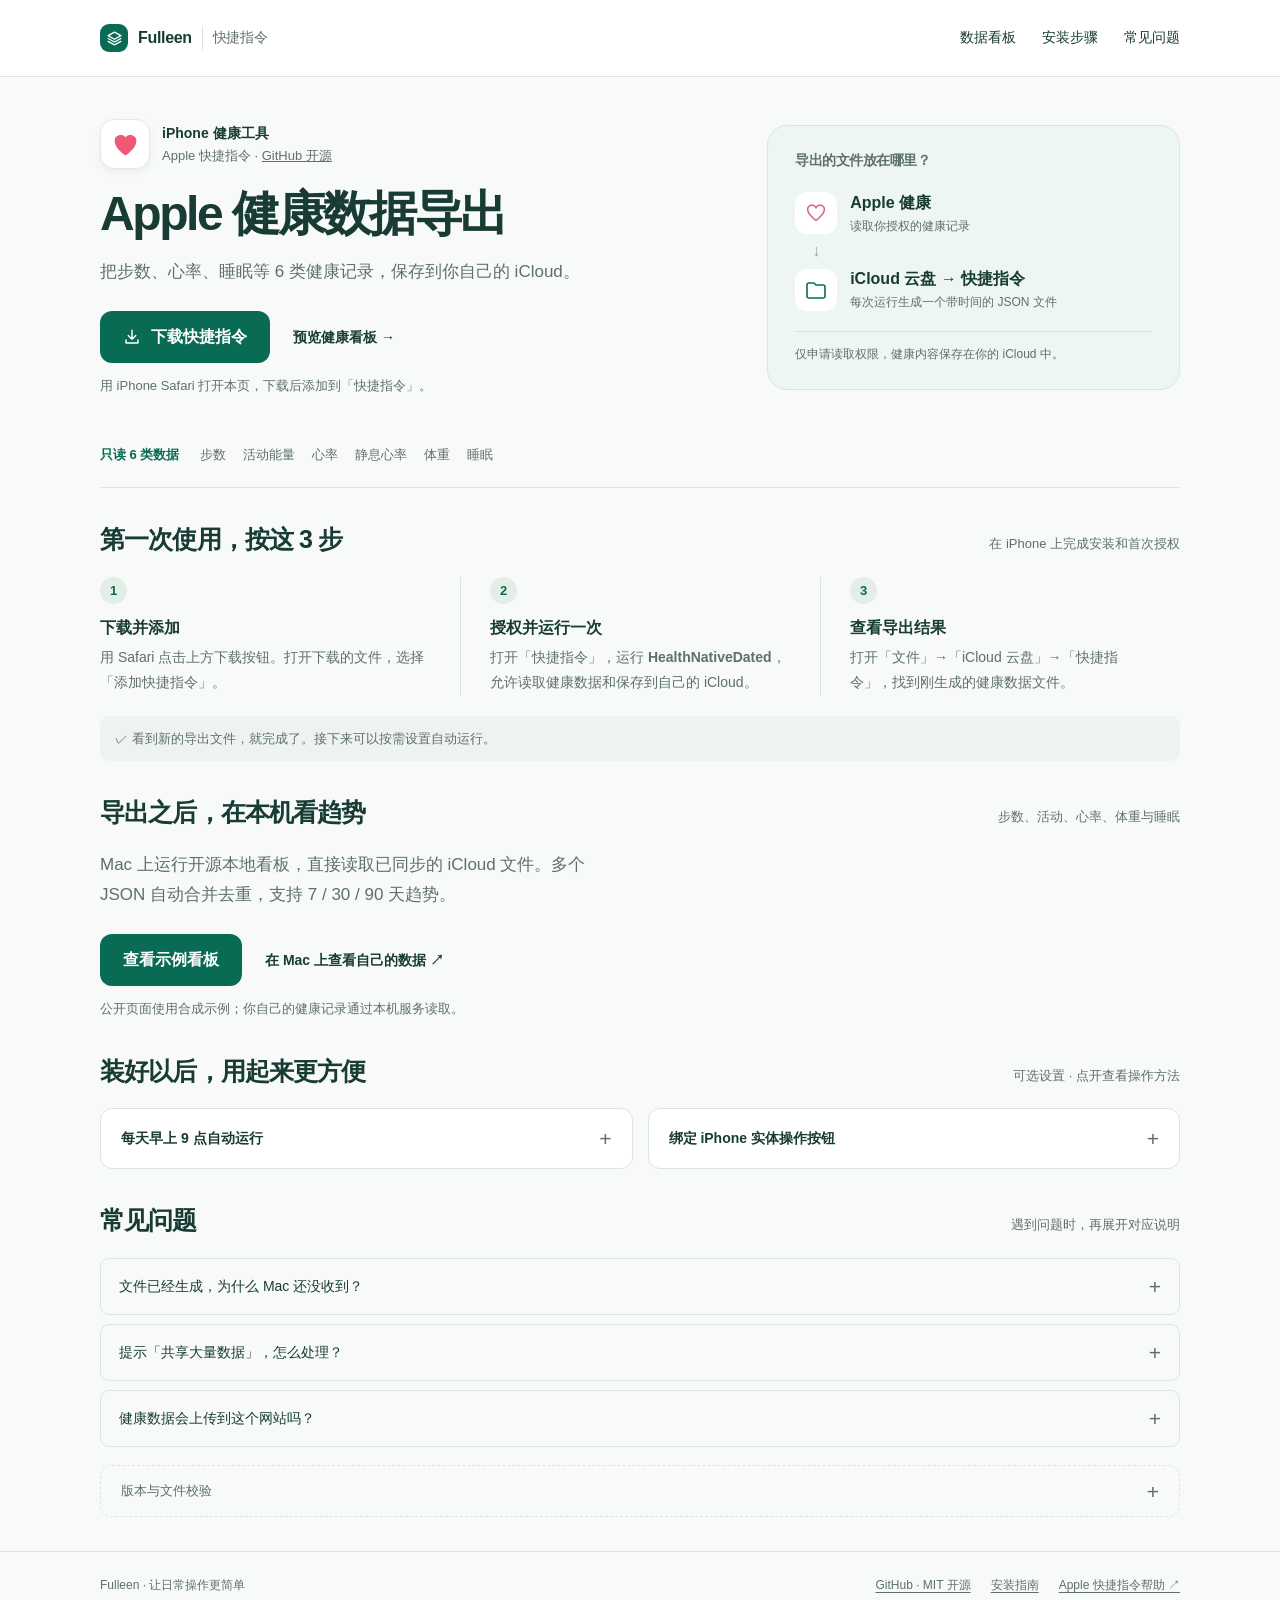
<file: web/index.html>
<!doctype html>
<html lang="zh-CN">
<head>
<meta charset="utf-8">
<meta name="viewport" content="width=device-width,initial-scale=1">
<meta name="description" content="下载 Apple 健康数据导出快捷指令，将六类健康记录保存到自己的 iCloud。附安装、每天自动运行及操作按钮设置。">
<title>Apple 健康数据导出 · Fulleen 快捷指令</title>
<link rel="stylesheet" href="landing.css">
</head>
<body>
<a class="skip" href="#main">跳到主要内容</a>
<header><div class="top wrap">
<a class="brand" href="/" aria-label="Fulleen 快捷指令首页"><span class="brand-icon" aria-hidden="true"><svg width="17" height="17" viewBox="0 0 24 24" fill="none"><path d="m12 3 9 5-9 5-9-5 9-5Zm-9 9 9 5 9-5M3 16l9 5 9-5" stroke="currentColor" stroke-width="1.8" stroke-linecap="round" stroke-linejoin="round"/></svg></span>Fulleen <span class="brand-sub">快捷指令</span></a>
<nav aria-label="页面导航"><a href="dashboard.html">数据看板</a><a href="#install">安装步骤</a><a href="#help">常见问题</a></nav>
</div></header>
<main id="main" class="wrap">
<section class="hero" aria-labelledby="title">
<div>
<div class="app-heading"><span class="app-icon" aria-hidden="true"><svg width="29" height="29" viewBox="0 0 24 24"><path fill="#ef5976" d="M12 21s-9-5.7-9-12a5 5 0 0 1 9-3 5 5 0 0 1 9 3c0 6.3-9 12-9 12Z"/></svg></span><div><strong>iPhone 健康工具</strong><p class="eyebrow">Apple 快捷指令 · <a href="https://github.com/fulln/health-native">GitHub 开源</a></p></div></div>
<h1 id="title">Apple 健康数据导出</h1>
<p class="lead">把步数、心率、睡眠等 6 类健康记录，保存到你自己的 iCloud。</p>
<div class="actions">
<a class="primary" href="/downloads/2026-10-27-50723601/HealthNativeDated.shortcut" download="HealthNativeDated.shortcut"><svg width="18" height="18" viewBox="0 0 24 24" fill="none" aria-hidden="true"><path d="M12 3v12m-5-5 5 5 5-5M4 16v4h16v-4" stroke="currentColor" stroke-width="1.9" stroke-linecap="round" stroke-linejoin="round"/></svg>下载快捷指令</a>
<a class="text-link" href="dashboard.html">预览健康看板 →</a>
</div>
<p class="hint">用 iPhone Safari 打开本页，下载后添加到「快捷指令」。</p>
</div>
<aside class="destination" aria-label="导出文件的保存位置">
<h2>导出的文件放在哪里？</h2>
<div class="flow-row"><div class="flow-icon" aria-hidden="true"><svg width="22" height="22" viewBox="0 0 24 24" fill="none"><path d="M20 5a5 5 0 0 0-8 1 5 5 0 0 0-8-1c-5 6 8 15 8 15s13-9 8-15Z" stroke="#d96b7f" stroke-width="1.7"/></svg></div><div><strong>Apple 健康</strong><small>读取你授权的健康记录</small></div></div>
<div class="arrow" aria-hidden="true">↓</div>
<div class="flow-row"><div class="flow-icon" aria-hidden="true"><svg width="24" height="24" viewBox="0 0 24 24" fill="none"><path d="M3 7a2 2 0 0 1 2-2h5l2 2h7a2 2 0 0 1 2 2v9a2 2 0 0 1-2 2H5a2 2 0 0 1-2-2V7Z" stroke="currentColor" stroke-width="1.6"/></svg></div><div><strong>iCloud 云盘 → 快捷指令</strong><small>每次运行生成一个带时间的 JSON 文件</small></div></div>
<p class="destination-note">仅申请读取权限，健康内容保存在你的 iCloud 中。</p>
</aside>
</section>
<div class="scope" aria-label="可导出的六类健康数据"><span class="scope-label">只读 6 类数据</span><ul><li>步数</li><li>活动能量</li><li>心率</li><li>静息心率</li><li>体重</li><li>睡眠</li></ul></div>
<section id="install" class="section" aria-labelledby="install-title">
<div class="section-heading"><h2 id="install-title">第一次使用，按这 3 步</h2><p>在 iPhone 上完成安装和首次授权</p></div>
<ol class="steps">
<li><span class="step-num" aria-hidden="true">1</span><h3>下载并添加</h3><p>用 Safari 点击上方下载按钮。打开下载的文件，选择「添加快捷指令」。</p></li>
<li><span class="step-num" aria-hidden="true">2</span><h3>授权并运行一次</h3><p>打开「快捷指令」，运行 <b>HealthNativeDated</b>，允许读取健康数据和保存到自己的 iCloud。</p></li>
<li><span class="step-num" aria-hidden="true">3</span><h3>查看导出结果</h3><p>打开「文件」→「iCloud 云盘」→「快捷指令」，找到刚生成的健康数据文件。</p></li>
</ol>
<div class="result-tip">✓ 看到新的导出文件，就完成了。接下来可以按需设置自动运行。</div>
</section>
<section class="section" aria-labelledby="dashboard-title">
<div class="section-heading"><h2 id="dashboard-title">导出之后，在本机看趋势</h2><p>步数、活动、心率、体重与睡眠</p></div>
<p class="lead">Mac 上运行开源本地看板，直接读取已同步的 iCloud 文件。多个 JSON 自动合并去重，支持 7 / 30 / 90 天趋势。</p>
<div class="actions"><a class="primary" href="dashboard.html">查看示例看板</a><a class="text-link" href="https://github.com/fulln/health-native#本地运行">在 Mac 上查看自己的数据 ↗</a></div>
<p class="hint">公开页面使用合成示例；你自己的健康记录通过本机服务读取。</p>
</section>
<section class="section" aria-labelledby="optional-title">
<div class="section-heading"><h2 id="optional-title">装好以后，用起来更方便</h2><p>可选设置 · 点开查看操作方法</p></div>
<div class="optional">
<details><summary>每天早上 9 点自动运行</summary><div class="detail-body"><ol><li>打开「快捷指令」→「自动化」，新建「特定时间」自动化，设为每天 09:00。</li><li>选择「立即运行」，运行快捷指令 <b>HealthNativeDated</b>。</li></ol><p class="note">锁屏或权限状态可能限制健康读取。先手动运行成功，再检查次日的导出结果。</p></div></details>
<details><summary>绑定 iPhone 实体操作按钮</summary><div class="detail-body"><p>在支持操作按钮的 iPhone 上，打开「设置」→「操作按钮」，选「快捷指令」，再选择 <b>HealthNativeDated</b>。设置后长按操作按钮即可运行。</p></div></details>
</div>
</section>
<section id="help" class="section help" aria-labelledby="help-title">
<div class="section-heading"><h2 id="help-title">常见问题</h2><p>遇到问题时，再展开对应说明</p></div>
<div class="faq">
<details><summary>文件已经生成，为什么 Mac 还没收到？</summary><div class="detail-body"><p>iCloud 上传是异步的。先检查 iPhone 的网络与 iCloud 云盘同步状态；Wi-Fi 的「低数据模式」可能限制后台上传。文件生成后，需要等待 iCloud 将它同步到 Mac。</p></div></details>
<details><summary>提示「共享大量数据」，怎么处理？</summary><div class="detail-body"><p>在「设置」→「App」→「快捷指令」→「高级」中开启「允许共享大量数据」，再运行一次。这个选项是快捷指令的全局开关。</p></div></details>
<details><summary>健康数据会上传到这个网站吗？</summary><div class="detail-body"><p>这个网站只提供快捷指令安装文件。指令仅读取你授权的六类数据，导出文件保存在你自己的 iCloud 云盘，不会将健康内容发送到本网站。</p></div></details>
</div>
<details class="file-info"><summary>版本与文件校验</summary><div class="detail-body">
<div class="file-meta"><span>版本 2026.10.27</span><span>签名文件 · 31.9 KB</span><span>HealthNativeDated.shortcut</span></div>
<p>导出文件名：<code>health-native-YYYY-MM-DD_HHmmss.json</code></p>
<div class="checksum"><span class="note">SHA-256</span><code>50723601d8dde0c39058dc581d4ecb6ea31a935cd8c3370bede7532af0941548</code><div class="copy-row"><button class="copy" type="button" data-copy="50723601d8dde0c39058dc581d4ecb6ea31a935cd8c3370bede7532af0941548">复制校验值</button><span class="status" role="status" aria-live="polite"></span></div></div>
</div></details>
</section>
</main>
<footer><div class="footer-inner wrap"><span>Fulleen · 让日常操作更简单</span><div class="footer-links"><a href="https://github.com/fulln/health-native">GitHub · MIT 开源</a><a href="#install">安装指南</a><a href="https://support.apple.com/guide/shortcuts/share-shortcuts-apdf01f8c054/ios" target="_blank" rel="noopener noreferrer">Apple 快捷指令帮助 ↗</a></div></div></footer>
<script src="landing.js" defer></script>
</body>
</html>
</file>
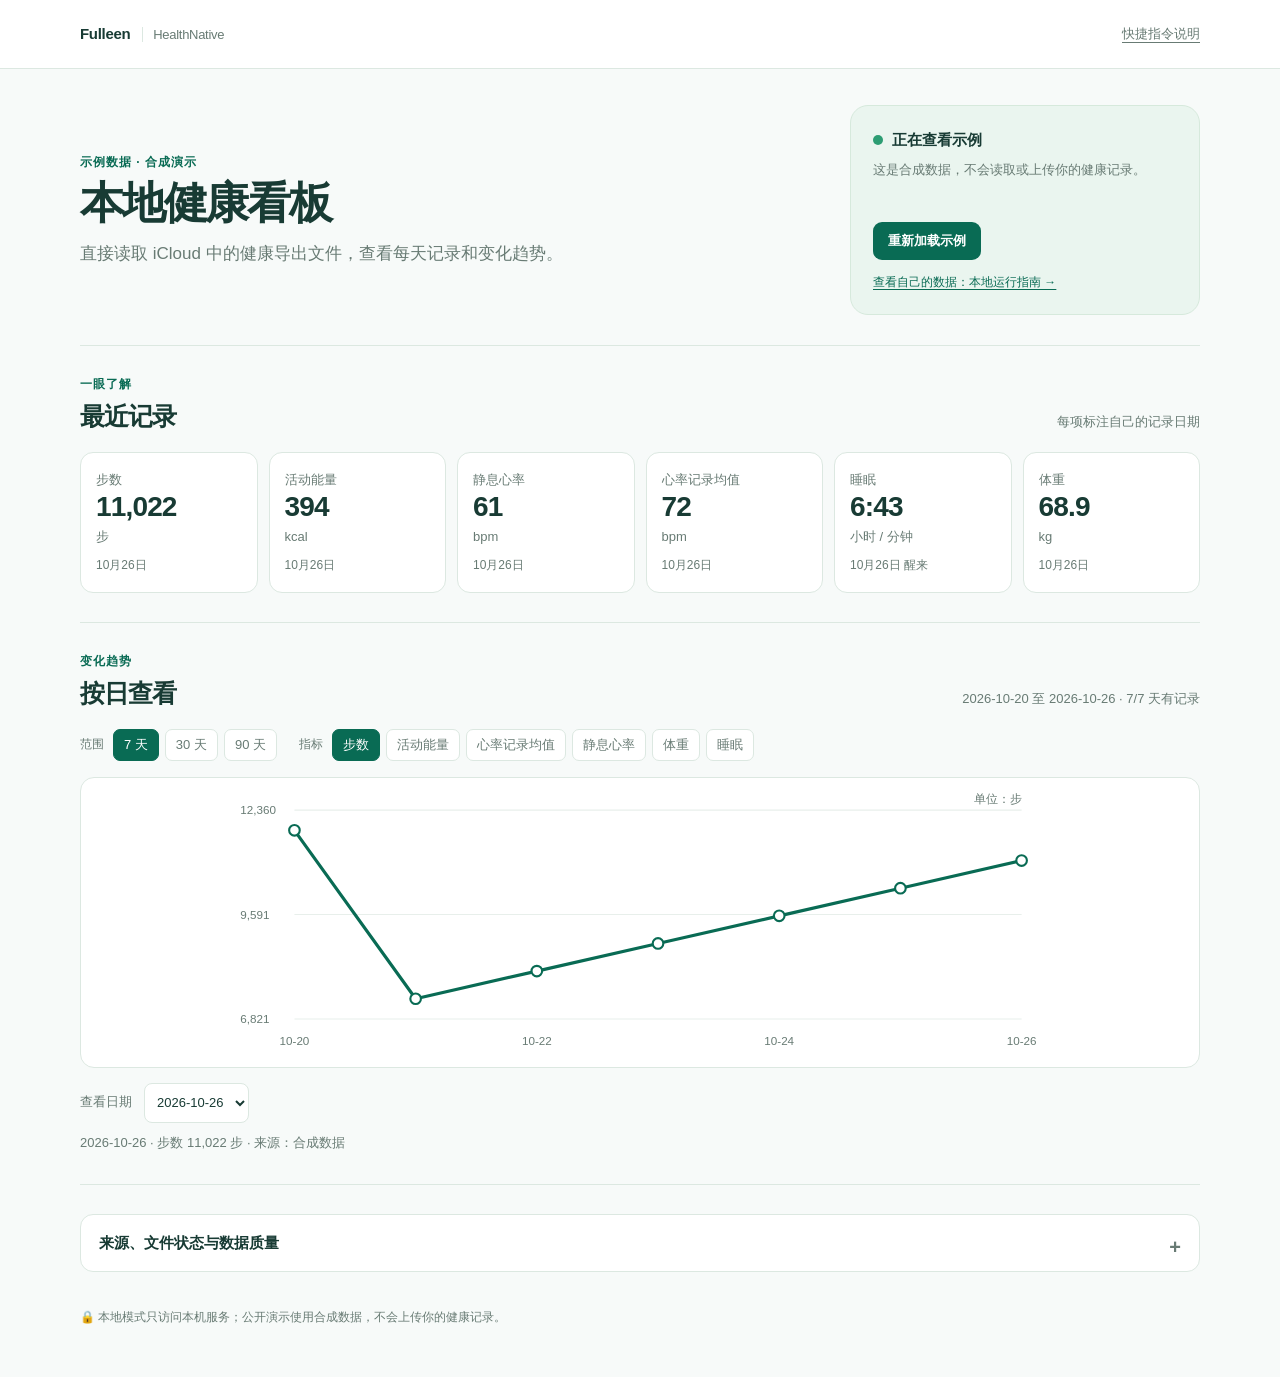
<file: web/dashboard.html>
<!doctype html>
<html lang="zh-CN">
<head>
  <meta charset="utf-8">
  <meta name="viewport" content="width=device-width,initial-scale=1">
  <meta name="description" content="HealthNative 本地健康数据看板">
  <title>HealthNative · 健康记录</title>
  <link rel="stylesheet" href="dashboard.css">
</head>
<body>
<a class="skip-link" href="#main">跳到主要内容</a>
<header class="topbar"><div class="shell topbar-inner"><a class="brand" href="index.html">Fulleen <span>HealthNative</span></a><a class="back-link" href="index.html">快捷指令说明</a></div></header>
<main id="main" class="shell">
  <section class="hero" aria-labelledby="page-title">
    <div><p class="kicker" id="modeBadge">正在连接</p><h1 id="page-title">本地健康看板</h1><p class="lede">直接读取 iCloud 中的健康导出文件，查看每天记录和变化趋势。</p></div>
    <aside class="status-card" aria-live="polite"><div class="status-heading"><span id="statusDot" class="status-dot"></span><strong id="statusTitle">读取中</strong></div><p id="statusText">正在获取最近一次记录…</p><button id="refreshBtn" class="button primary" type="button">刷新数据</button><a id="localGuide" class="local-guide" href="https://github.com/fulln/health-native#本地运行" hidden>查看自己的数据：本地运行指南 →</a></aside>
  </section>
  <section class="section" aria-labelledby="summary-title"><div class="section-heading"><div><p class="kicker">一眼了解</p><h2 id="summary-title">最近记录</h2></div><time id="summaryDate">—</time></div><div class="metric-grid">
    <article class="metric-card"><span class="metric-label">步数</span><strong id="metricSteps">—</strong><span class="metric-unit">步</span></article>
    <article class="metric-card"><span class="metric-label">活动能量</span><strong id="metricEnergy">—</strong><span class="metric-unit">kcal</span></article>
    <article class="metric-card"><span class="metric-label">静息心率</span><strong id="metricResting">—</strong><span class="metric-unit">bpm</span></article>
    <article class="metric-card"><span class="metric-label">心率记录均值</span><strong id="metricHeart">—</strong><span class="metric-unit">bpm</span></article>
    <article class="metric-card"><span class="metric-label">睡眠</span><strong id="metricSleep">—</strong><span class="metric-unit">小时 / 分钟</span></article>
    <article class="metric-card"><span class="metric-label">体重</span><strong id="metricWeight">—</strong><span class="metric-unit">kg</span></article>
  </div></section>
  <section class="section trend-section" aria-labelledby="trend-title"><div class="section-heading"><div><p class="kicker">变化趋势</p><h2 id="trend-title">按日查看</h2></div><span id="rangeLabel" class="muted">最近 7 天</span></div>
    <div class="controls"><div class="control-group" role="group" aria-label="日期范围"><span class="control-label">范围</span><button class="choice active" data-range="7" type="button" aria-pressed="true">7 天</button><button class="choice" data-range="30" type="button" aria-pressed="false">30 天</button><button class="choice" data-range="90" type="button" aria-pressed="false">90 天</button></div><div class="control-group" role="group" aria-label="查看指标"><span class="control-label">指标</span><button class="choice active" data-metric="steps" type="button" aria-pressed="true">步数</button><button class="choice" data-metric="active_kcal" type="button" aria-pressed="false">活动能量</button><button class="choice" data-metric="heart_rate_avg_bpm" type="button" aria-pressed="false">心率记录均值</button><button class="choice" data-metric="resting_bpm" type="button" aria-pressed="false">静息心率</button><button class="choice" data-metric="weight_kg" type="button" aria-pressed="false">体重</button><button class="choice" data-metric="sleep_minutes" type="button" aria-pressed="false">睡眠</button></div></div>
    <div id="chart" class="chart-wrap" role="group" aria-label="趋势图"></div><p id="chartSummary" class="visually-hidden"></p><div class="day-picker"><label for="selectedDay">查看日期</label><select id="selectedDay"></select></div><p id="chartSelection" class="selection" aria-live="polite"></p>
  </section>
  <section class="section secondary-section"><details id="detailsPanel"><summary>来源、文件状态与数据质量</summary><div class="details-body"><div class="source-grid"><div><span class="detail-label">来源</span><p id="sourceLabel">—</p></div><div><span class="detail-label">最近采集启动</span><p id="latestExport">—</p></div><div><span class="detail-label">已读文件</span><p id="fileStatus">—</p></div></div><div id="warnings" class="notice" hidden></div><h3>每天的记录</h3><div id="dayList" class="day-list"></div></div></details></section>
  <p class="privacy-note">🔒 本地模式只访问本机服务；公开演示使用合成数据，不会上传你的健康记录。</p>
</main>
<script src="dashboard.js" defer></script>
</body></html>
</file>
<file: web/landing.css>
:root{--ink:#183b34;--muted:#5e706a;--green:#096b54;--line:#dce6e1;--wash:#f7faf9;--tint:#edf6f0}
*{box-sizing:border-box}body{margin:0;background:var(--wash);color:var(--ink);font:16px/1.65 -apple-system,BlinkMacSystemFont,"PingFang SC","Helvetica Neue",sans-serif;-webkit-font-smoothing:antialiased}
a{color:inherit}button{font:inherit}svg{display:block;flex:none}.wrap{width:min(1080px,calc(100% - 48px));margin-inline:auto}
a:focus-visible,button:focus-visible,summary:focus-visible{outline:3px solid #43a684;outline-offset:5px;border-radius:6px}
.skip{position:absolute;top:-100px;left:16px;padding:10px 16px;background:white;z-index:5}.skip:focus{top:12px}
header{background:#fff;border-bottom:1px solid var(--line)}.top{min-height:76px;display:flex;align-items:center;justify-content:space-between;gap:20px}
.brand{display:flex;align-items:center;gap:10px;text-decoration:none;font-weight:750;letter-spacing:-.02em}.brand-icon{width:28px;height:28px;display:grid;place-items:center;border-radius:9px;background:var(--green);color:white}
.brand-sub{color:var(--muted);font-size:14px;font-weight:500;padding-left:10px;border-left:1px solid var(--line)}
nav{display:flex;gap:26px;font-size:14px}nav a{text-decoration:none;padding-block:13px}
main{padding-top:42px}.hero{display:grid;grid-template-columns:1.25fr .85fr;gap:60px;align-items:center;padding-bottom:30px}
.app-heading{display:flex;gap:12px;align-items:center;margin-bottom:17px}.app-icon{display:grid;place-items:center;width:50px;height:50px;border-radius:14px;background:#fff;border:1px solid #e9e7e6;box-shadow:0 3px 7px #173a3010}
.app-heading strong{display:block;font-size:14px;font-weight:650}.eyebrow{margin:0;font-size:13px;color:var(--muted)}
h1{margin:0 0 14px;font-size:clamp(32px,4.3vw,48px);line-height:1.18;letter-spacing:-.05em;font-weight:750;text-wrap:balance}
.lead{margin:0;max-width:520px;color:var(--muted);font-size:17px;line-height:1.75}
.actions{display:flex;align-items:center;flex-wrap:wrap;gap:15px 23px;margin-top:25px}
.primary{min-height:52px;padding:12px 23px;display:inline-flex;justify-content:center;align-items:center;gap:10px;border-radius:12px;background:var(--green);color:#fff;font-weight:650;text-decoration:none;transition:transform 140ms cubic-bezier(.23,1,.32,1),background 140ms ease}
.primary:active{transform:scale(.97)}.text-link{text-decoration:none;font-size:14px;font-weight:600;padding-block:12px}
.hint{color:var(--muted);font-size:13px;margin:12px 0 0}
.destination{padding:25px 27px;background:var(--tint);border:1px solid #d7e8dc;border-radius:20px}.destination h2{margin:0 0 20px;font-size:14px;color:var(--muted);font-weight:600}
.flow-row{display:flex;align-items:center;gap:13px}.flow-icon{width:42px;height:42px;border-radius:12px;display:grid;place-items:center;background:white;color:var(--green)}
.flow-row strong{display:block;font-size:16px}.flow-row small{display:block;color:var(--muted);font-size:12px}
.arrow{height:30px;display:flex;align-items:center;padding-left:17px;color:#8aaa9b}
.destination-note{margin:18px 0 0;padding-top:13px;border-top:1px solid #d6e5db;color:var(--muted);font-size:12px}
.scope{display:flex;align-items:center;flex-wrap:wrap;gap:10px 21px;padding:17px 0 22px;border-bottom:1px solid var(--line);font-size:13px}
.scope-label{color:var(--green);font-weight:650}.scope ul{display:flex;flex-wrap:wrap;gap:6px 17px;padding:0;margin:0;list-style:none;color:var(--muted)}
.section{padding-top:35px;scroll-margin-top:24px}.section-heading{display:flex;flex-wrap:wrap;align-items:baseline;justify-content:space-between;gap:8px 24px;margin-bottom:20px}
h2{font-size:25px;line-height:1.35;letter-spacing:-.035em;margin:0}.section-heading p{margin:0;font-size:13px;color:var(--muted)}
.steps{margin:0;padding:0;display:grid;grid-template-columns:repeat(3,1fr);list-style:none}.steps li{padding-right:29px}.steps li+li{padding-left:29px;border-left:1px solid var(--line)}
.step-num{display:grid;place-items:center;width:27px;height:27px;margin-bottom:12px;background:#e2eee6;border-radius:50%;color:var(--green);font-size:13px;font-weight:700}
h3{margin:0 0 6px;font-size:16px;line-height:1.45}.steps p{margin:0;color:var(--muted);font-size:14px;line-height:1.8}
.result-tip{margin-top:20px;padding:12px 15px;border-radius:9px;background:#eef3f0;font-size:13px;color:var(--muted)}
.optional{display:grid;grid-template-columns:1fr 1fr;gap:15px}details{background:white;border:1px solid var(--line);border-radius:12px}
summary{cursor:pointer;list-style:none;min-height:59px;padding:17px 20px;display:flex;align-items:center;justify-content:space-between;gap:18px;font-size:14px;font-weight:600}
summary::-webkit-details-marker{display:none}summary::after{content:'+';color:var(--muted);font-size:21px;line-height:1;font-weight:400}details[open]>summary::after{content:'−'}
.detail-body{padding:0 20px 18px;color:var(--muted);font-size:14px;line-height:1.8}.detail-body p{margin:0}.detail-body p+p{margin-top:10px}.detail-body ol{padding-left:20px;margin:0}.detail-body li+li{margin-top:7px}
.note{margin-top:10px!important;font-size:12px;color:var(--muted)}.help{padding-bottom:34px}.faq{display:grid;gap:9px}
.faq details{background:transparent;border-radius:9px}.faq summary{min-height:55px;padding:14px 18px;font-weight:500}
.file-info{margin-top:18px;border-style:dashed;background:transparent}.file-info summary{color:var(--muted);font-size:13px;font-weight:500;min-height:50px;padding-block:12px}
.file-meta{display:flex;flex-wrap:wrap;gap:8px 22px;margin-bottom:12px;font-size:12px}
code{font:12px/1.65 ui-monospace,SFMono-Regular,Menlo,monospace;overflow-wrap:anywhere}
.checksum{margin-top:12px;border:1px solid var(--line);padding:12px;background:white;border-radius:8px}.checksum code{display:block;color:var(--ink)}
.copy-row{display:flex;align-items:center;gap:12px;margin-top:10px}.copy{background:#f1f6f3;color:var(--green);border:1px solid var(--line);border-radius:7px;padding:7px 11px;font-size:12px;cursor:pointer;min-height:36px}.status{font-size:12px;color:var(--green)}
footer{border-top:1px solid var(--line);padding:24px 0 33px;color:var(--muted);font-size:12px}.footer-inner{display:flex;flex-wrap:wrap;justify-content:space-between;gap:13px 30px}.footer-links{display:flex;flex-wrap:wrap;gap:20px}.footer-links a{text-underline-offset:3px}
@media(hover:hover) and (pointer:fine){.primary:hover{background:#075641}.text-link:hover,nav a:hover{color:var(--green);text-decoration:underline;text-underline-offset:5px}summary:hover{background:#f0f6f2;border-radius:inherit}}
@media(max-width:760px){
.wrap{width:calc(100% - 36px)}.top{min-height:65px}nav{gap:17px;font-size:13px}main{padding-top:28px}.hero{grid-template-columns:1fr;gap:25px;padding-bottom:21px}
.app-heading{margin-bottom:14px}h1{font-size:36px}.lead{font-size:16px}.actions{margin-top:21px;gap:12px 20px}.hint{max-width:330px;font-size:12px}
.destination{padding:18px 20px}.destination h2{margin-bottom:14px}.destination-note{margin-top:14px;padding-top:11px}
.scope{gap:10px;padding-top:0}.scope ul{gap:5px 15px}.section{padding-top:28px}h2{font-size:23px}.section-heading{margin-bottom:18px}
.steps{grid-template-columns:1fr;gap:21px}.steps li,.steps li+li{padding:0 0 0 41px;border:0;position:relative}.step-num{position:absolute;left:0;top:0}
.optional{grid-template-columns:1fr;gap:10px}summary{padding:16px}.detail-body{padding-inline:16px}
}
@media(max-width:400px){.brand-sub{display:none}h1{font-size:33px}.actions{gap:8px 15px}.primary{padding-inline:19px}}
@media(prefers-reduced-motion:reduce){.primary{transition:none}.primary:active{transform:none}}
</file>
<file: web/dashboard.css>
:root{--ink:#183b34;--muted:#687b74;--line:#dce8e1;--wash:#f7faf9;--card:#fff;--green:#096b54;--mint:#eaf5ef;--pink:#d96b7f;--warn:#8c5b18}*{box-sizing:border-box}html{color-scheme:light}body{margin:0;background:var(--wash);color:var(--ink);font:15px/1.6 -apple-system,BlinkMacSystemFont,"PingFang SC","Helvetica Neue",sans-serif;-webkit-font-smoothing:antialiased}.shell{width:min(1120px,calc(100% - 48px));margin:auto}.skip-link{position:absolute;left:14px;top:-80px;background:#fff;padding:8px 12px;border-radius:8px;z-index:3}.skip-link:focus{top:12px}a:focus-visible,button:focus-visible,summary:focus-visible{outline:3px solid #43a684;outline-offset:3px}.topbar{background:#fff;border-bottom:1px solid var(--line)}.topbar-inner{height:68px;display:flex;align-items:center;justify-content:space-between}.brand{text-decoration:none;color:var(--ink);font-weight:750;letter-spacing:-.02em}.brand span{color:var(--muted);font-weight:500;margin-left:8px;padding-left:10px;border-left:1px solid var(--line);font-size:13px}.back-link{font-size:13px;color:var(--muted);text-underline-offset:4px}.hero{display:grid;grid-template-columns:1fr 350px;gap:50px;align-items:center;padding:56px 0 38px}.kicker{margin:0 0 6px;color:var(--green);font-size:12px;font-weight:750;letter-spacing:.08em}.hero h1{margin:0 0 12px;font-size:clamp(32px,5vw,50px);line-height:1.14;letter-spacing:-.05em}.lede{max-width:570px;margin:0;color:var(--muted);font-size:17px}.status-card{padding:22px;background:var(--mint);border:1px solid #d6e9dc;border-radius:18px}.status-heading{display:flex;align-items:center;gap:9px}.status-dot{width:10px;height:10px;border-radius:50%;background:#d6a340}.status-dot.ok{background:#2d9d73}.status-dot.error{background:#ca5e69}.status-card p{min-height:48px;margin:8px 0 14px;color:var(--muted);font-size:13px}.button{border:0;cursor:pointer;border-radius:9px;padding:10px 15px;font-weight:650}.primary{background:var(--green);color:#fff}.button:disabled{opacity:.55;cursor:wait}.section{padding:29px 0;border-top:1px solid var(--line)}.section-heading{display:flex;justify-content:space-between;align-items:end;gap:16px;margin-bottom:19px}.section-heading h2{margin:0;font-size:25px;line-height:1.3;letter-spacing:-.035em}.section-heading time,.muted{color:var(--muted);font-size:13px}.metric-grid{display:grid;grid-template-columns:repeat(6,1fr);gap:11px}.metric-card{background:var(--card);border:1px solid var(--line);border-radius:13px;padding:17px 15px;min-height:125px;display:flex;flex-direction:column}.metric-label,.metric-unit{color:var(--muted);font-size:13px}.metric-card strong{margin-top:auto;font-size:28px;line-height:1.15;letter-spacing:-.03em}.metric-unit{margin-top:4px}.controls{display:flex;flex-wrap:wrap;gap:10px 22px;margin-bottom:16px}.control-group{display:flex;align-items:center;gap:6px;flex-wrap:wrap}.control-label{color:var(--muted);font-size:12px;margin-right:3px}.choice{border:1px solid var(--line);background:#fff;color:var(--muted);border-radius:7px;padding:6px 10px;cursor:pointer;font-size:13px}.choice.active{background:var(--green);border-color:var(--green);color:#fff}.chart-wrap{background:#fff;border:1px solid var(--line);border-radius:14px;min-height:290px;padding:12px 10px}.chart-wrap svg{width:100%;height:265px;display:block}.chart-label{font-size:11px;fill:var(--muted)}.grid-line{stroke:#e8efeb;stroke-width:1}.trend-line{fill:none;stroke:var(--green);stroke-width:3;stroke-linecap:round;stroke-linejoin:round}.trend-dot{fill:#fff;stroke:var(--green);stroke-width:2}.empty-chart{height:260px;display:grid;place-items:center;color:var(--muted);text-align:center;padding:25px}.secondary-section{padding-bottom:24px}.secondary-section details{background:#fff;border:1px solid var(--line);border-radius:13px}.secondary-section summary{padding:16px 18px;cursor:pointer;font-weight:650;list-style:none}.secondary-section summary::-webkit-details-marker{display:none}.secondary-section summary:after{content:'+';float:right;color:var(--muted);font-size:20px}.secondary-section details[open] summary:after{content:'−'}.details-body{padding:0 18px 18px}.source-grid{display:grid;grid-template-columns:repeat(3,1fr);gap:12px;padding:15px 0;border-bottom:1px solid var(--line)}.detail-label{color:var(--muted);font-size:12px}.source-grid p{margin:3px 0 0;overflow-wrap:anywhere}.paths{grid-column:1/-1;border-top:1px solid var(--line);padding-top:10px;margin-top:2px}.paths p{font-size:12px;color:var(--muted)}.notice{margin-top:13px;padding:10px 12px;border-radius:8px;background:#fff5df;color:var(--warn);font-size:13px}.details-body h3{margin:18px 0 9px;font-size:15px}.day-list{display:grid;gap:8px}.day-card{border-top:1px solid #edf1ef;padding:11px 0}.day-card header{display:flex;justify-content:space-between;gap:10px;background:none;border:0}.day-card time{font-weight:650}.day-quality{color:var(--muted);font-size:12px}.day-values{display:flex;flex-wrap:wrap;gap:4px 16px;margin-top:5px;color:var(--muted);font-size:13px}.day-values b{color:var(--ink);font-weight:600}.privacy-note{padding:0 0 38px;color:var(--muted);font-size:12px}.visually-hidden{position:absolute;width:1px;height:1px;padding:0;margin:-1px;overflow:hidden;clip:rect(0,0,0,0);white-space:nowrap;border:0}@media(max-width:760px){.shell{width:calc(100% - 32px)}.hero{grid-template-columns:1fr;gap:25px;padding:35px 0 28px}.hero h1{font-size:35px}.lede{font-size:16px}.metric-grid{grid-template-columns:repeat(2,1fr)}.metric-card{min-height:112px}.metric-card:last-child{grid-column:span 2}.section-heading h2{font-size:22px}.source-grid{grid-template-columns:1fr 1fr}.source-grid div:last-child{grid-column:span 2}}@media(max-width:390px){.shell{width:calc(100% - 24px)}.brand span{display:none}.back-link{font-size:12px}.metric-card strong{font-size:25px}.controls{gap:8px}.choice{padding:6px 8px}}

.metric-date{font-size:11px;color:var(--muted);margin-top:8px}.day-picker{display:flex;align-items:center;gap:12px;margin-top:15px;font-size:13px;color:var(--muted)}.day-picker select{font:inherit;background:#fff;border:1px solid var(--line);color:var(--ink);border-radius:8px;padding:8px;min-height:40px}.selection{font-size:13px;color:var(--muted);margin:10px 0 0;min-height:22px;overflow-wrap:anywhere}.trend-dot:focus{stroke-width:4;outline:none}.metric-grid .metric-card:last-child{grid-column:auto}@media(max-width:760px){.metric-card strong{font-size:24px}}

.hero{padding:36px 0 30px}.hero h1{font-size:clamp(30px,4vw,44px)}.metric-date{font-size:12px}.local-guide{display:block;color:var(--green);font-size:12px;margin-top:13px;text-underline-offset:3px}.local-guide[hidden]{display:none}
</file>
